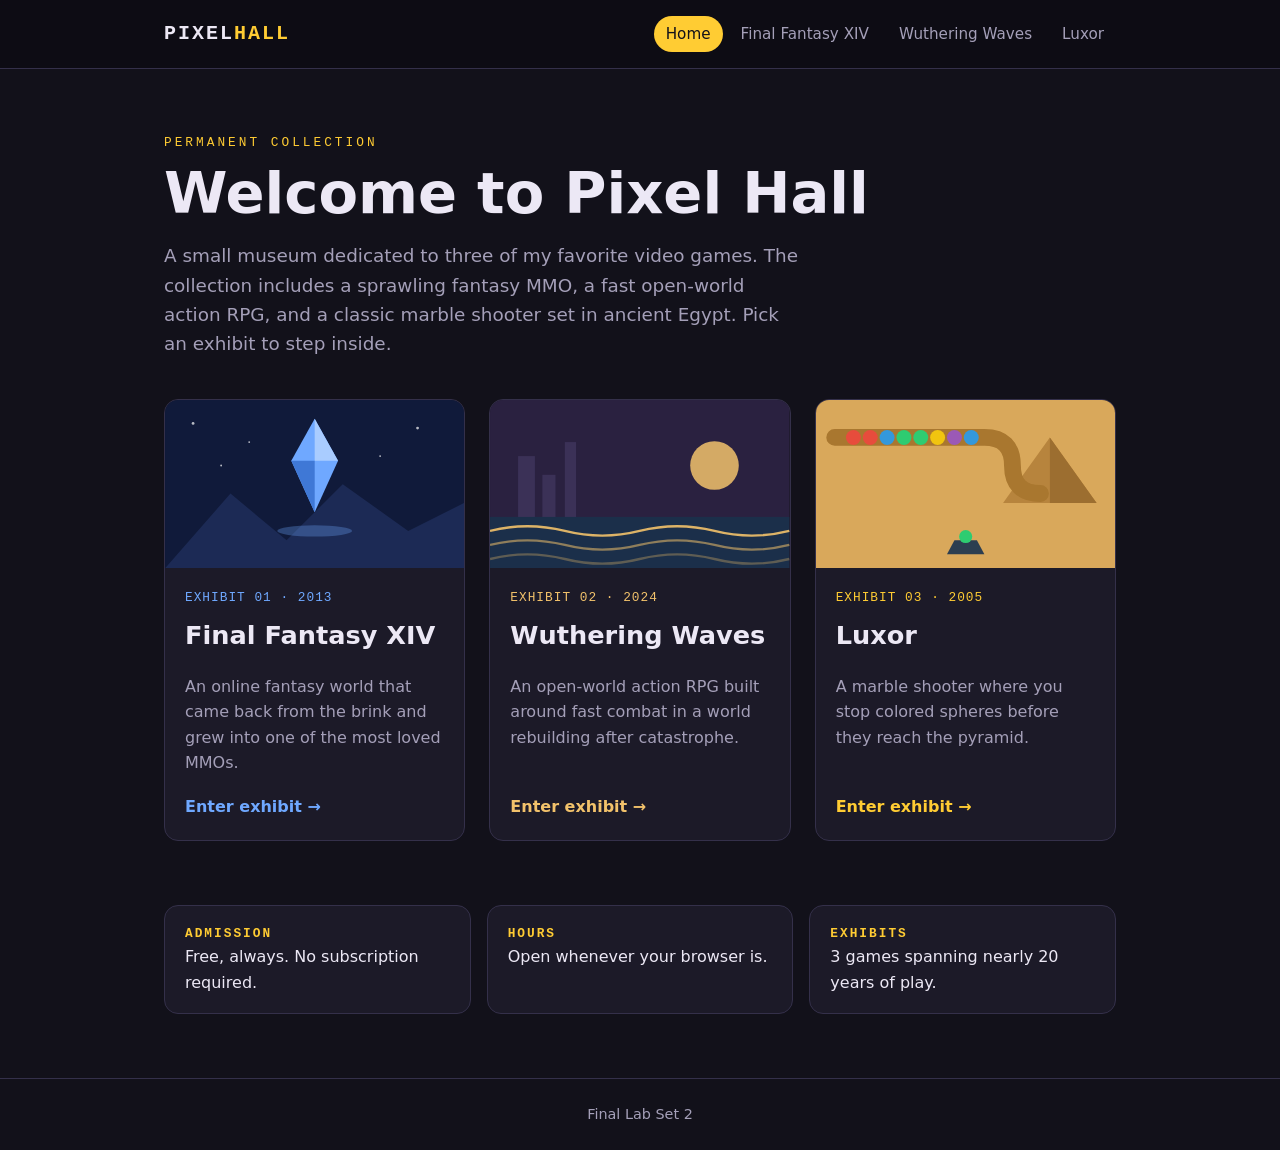
<file: index.html>
<!DOCTYPE html>
<html lang="en">

<head>
  <meta charset="UTF-8">
  <meta name="viewport" content="width=device-width, initial-scale=1.0">
  <title>Pixel Hall | A Video Game Museum</title>
  <link rel="stylesheet" href="styles.css">
</head>

<body>
  <header class="site-header">
    <div class="wrap">
      <a class="logo" href="index.html">Pixel<span>Hall</span></a>
      <nav class="site-nav" aria-label="Main">
        <a href="index.html" aria-current="page">Home</a>
        <a href="game1.html">Final Fantasy XIV</a>
        <a href="game2.html">Wuthering Waves</a>
        <a href="game3.html">Luxor</a>
      </nav>
    </div>
  </header>

  <main class="wrap">
    <section class="hero">
      <p class="eyebrow">Permanent Collection</p>
      <h1>Welcome to Pixel Hall</h1>
      <p class="lead">A small museum dedicated to three of my favorite video games. The collection includes a sprawling
        fantasy MMO, a fast open-world action RPG, and a classic marble shooter set in ancient Egypt. Pick an exhibit to
        step inside.</p>
    </section>

    <section class="gallery" aria-label="Exhibits">
      <!-- Exhibit 1 -->
      <a class="card" href="game1.html" style="--card-accent:#6fa8ff">
        <svg viewBox="0 0 320 180" role="img" aria-label="A glowing blue crystal floating above mountains at night">
          <rect width="320" height="180" fill="#101a3a" />
          <g fill="#ffffff" opacity=".7">
            <circle cx="30" cy="25" r="1.5" />
            <circle cx="90" cy="45" r="1" />
            <circle cx="270" cy="30" r="1.5" />
            <circle cx="230" cy="60" r="1" />
            <circle cx="60" cy="70" r="1" />
          </g>
          <polygon points="0,180 70,100 130,150 190,90 260,140 320,110 320,180" fill="#1c2a55" />
          <polygon points="160,20 185,65 160,120 135,65" fill="#6fa8ff" />
          <polygon points="160,20 185,65 160,65" fill="#a9ccff" />
          <polygon points="135,65 160,65 160,120" fill="#3f78d6" />
          <ellipse cx="160" cy="140" rx="40" ry="6" fill="#6fa8ff" opacity=".3" />
        </svg>
        <div class="card-body">
          <span class="plaque">Exhibit 01 · 2013</span>
          <h2>Final Fantasy XIV</h2>
          <p>An online fantasy world that came back from the brink and grew into one of the most loved MMOs.</p>
          <span class="card-cta">Enter exhibit →</span>
        </div>
      </a>

      <!-- Exhibit 2 -->
      <a class="card" href="game2.html" style="--card-accent:#f2c26b">
        <svg viewBox="0 0 320 180" role="img"
          aria-label="Sound waves rippling across a sea at dusk beside ruined towers">
          <rect width="320" height="180" fill="#2a2140" />
          <circle cx="240" cy="70" r="26" fill="#f2c26b" opacity=".85" />
          <g fill="#3b3157">
            <rect x="30" y="60" width="18" height="70" />
            <rect x="56" y="80" width="14" height="50" />
            <rect x="80" y="45" width="12" height="85" />
          </g>
          <rect y="125" width="320" height="55" fill="#1b2f4a" />
          <g fill="none" stroke="#f2c26b" stroke-width="2.5" opacity=".9">
            <path d="M0 140 Q40 130 80 140 T160 140 T240 140 T320 140" />
            <path d="M0 155 Q40 145 80 155 T160 155 T240 155 T320 155" opacity=".6" />
            <path d="M0 170 Q40 160 80 170 T160 170 T240 170 T320 170" opacity=".35" />
          </g>
        </svg>
        <div class="card-body">
          <span class="plaque">Exhibit 02 · 2024</span>
          <h2>Wuthering Waves</h2>
          <p>An open-world action RPG built around fast combat in a world rebuilding after catastrophe.</p>
          <span class="card-cta">Enter exhibit →</span>
        </div>
      </a>

      <!-- Exhibit 3 -->
      <a class="card" href="game3.html" style="--card-accent:#ffcc33">
        <svg viewBox="0 0 320 180" role="img"
          aria-label="A chain of colored spheres rolling along a path toward a pyramid">
          <rect width="320" height="180" fill="#d9a85b" />
          <polygon points="250,40 300,110 200,110" fill="#b7843d" />
          <polygon points="250,40 300,110 250,110" fill="#9c6e30" />
          <path d="M20 40 H180 Q210 40 210 70 Q210 100 240 100" fill="none" stroke="#a9772f" stroke-width="18"
            stroke-linecap="round" />
          <g>
            <circle cx="40" cy="40" r="8" fill="#e74c3c" />
            <circle cx="58" cy="40" r="8" fill="#e74c3c" />
            <circle cx="76" cy="40" r="8" fill="#3498db" />
            <circle cx="94" cy="40" r="8" fill="#2ecc71" />
            <circle cx="112" cy="40" r="8" fill="#2ecc71" />
            <circle cx="130" cy="40" r="8" fill="#f1c40f" />
            <circle cx="148" cy="40" r="8" fill="#9b59b6" />
            <circle cx="166" cy="40" r="8" fill="#3498db" />
          </g>
          <polygon points="140,165 180,165 172,150 148,150" fill="#2c3e50" />
          <circle cx="160" cy="146" r="7" fill="#2ecc71" />
        </svg>
        <div class="card-body">
          <span class="plaque">Exhibit 03 · 2005</span>
          <h2>Luxor</h2>
          <p>A marble shooter where you stop colored spheres before they reach the pyramid.</p>
          <span class="card-cta">Enter exhibit →</span>
        </div>
      </a>
    </section>

    <section class="info" aria-label="Visitor information">
      <div><strong>Admission</strong>Free, always. No subscription required.</div>
      <div><strong>Hours</strong>Open whenever your browser is.</div>
      <div><strong>Exhibits</strong>3 games spanning nearly 20 years of play.</div>
    </section>
  </main>

  <footer class="site-footer">
    <div class="wrap">Final Lab Set 2</div>
  </footer>
</body>

</html>
</file>
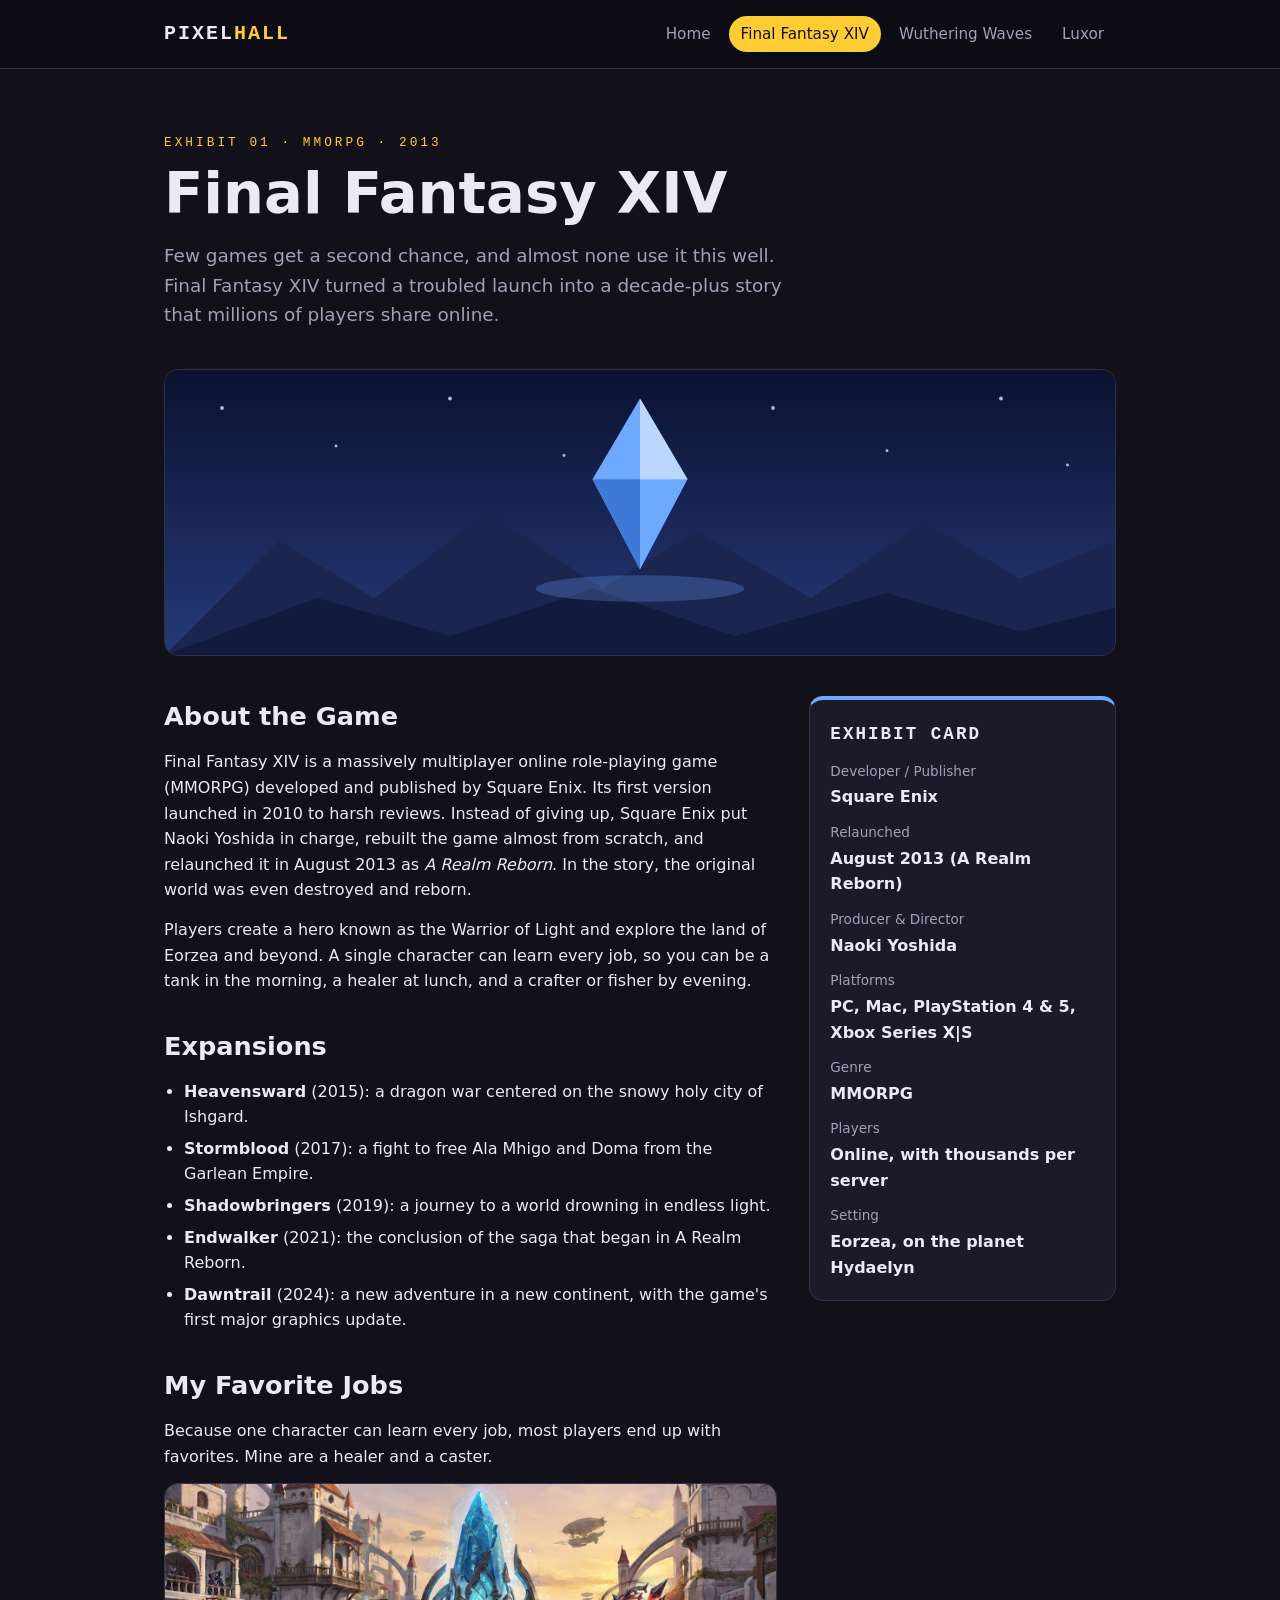
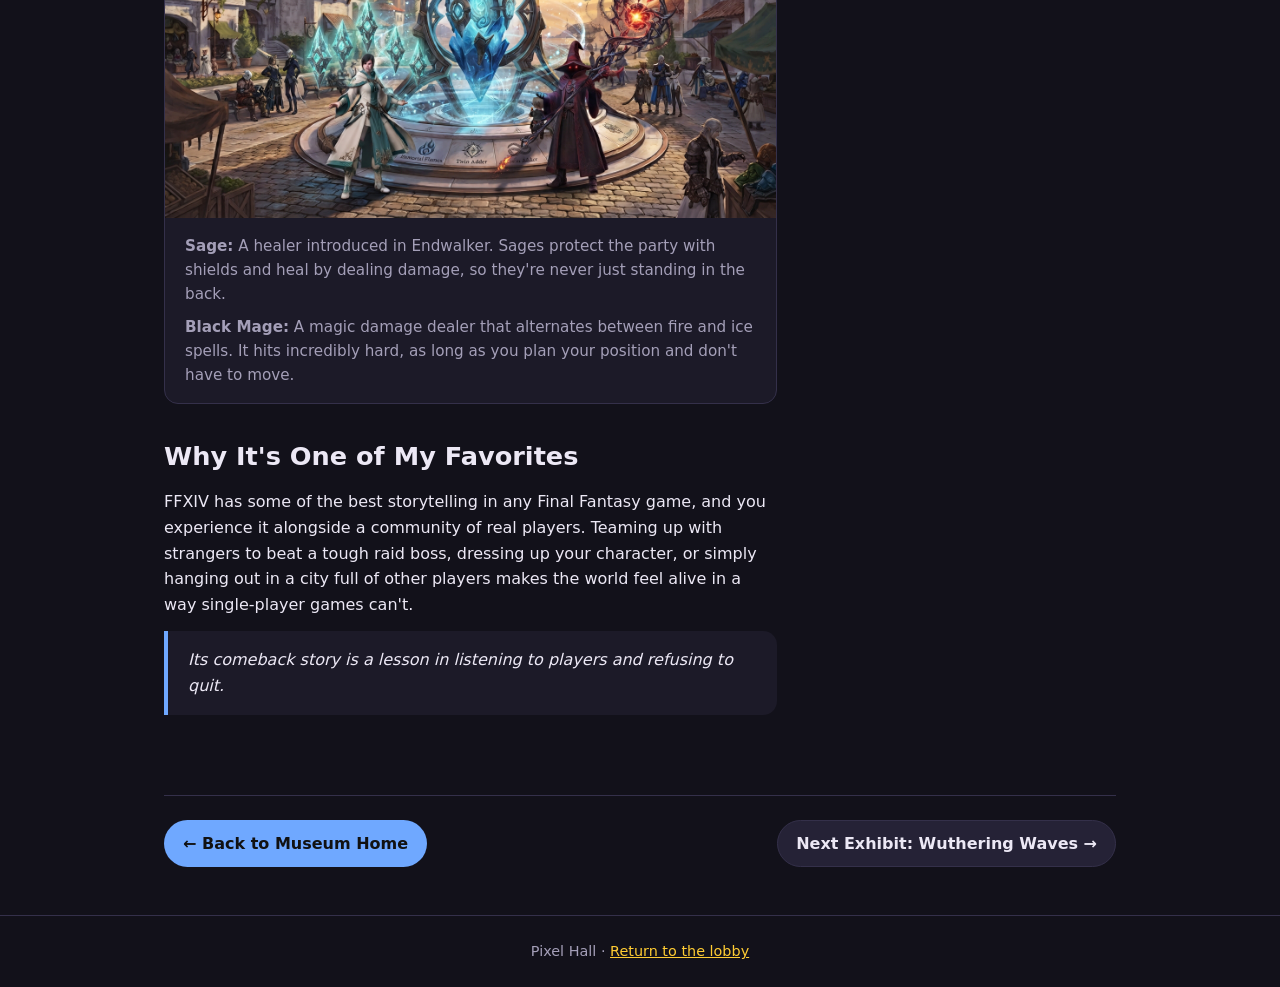
<file: game1.html>
<!DOCTYPE html>
<html lang="en">

<head>
  <meta charset="UTF-8">
  <meta name="viewport" content="width=device-width, initial-scale=1.0">
  <title>Final Fantasy XIV | Pixel Hall</title>
  <link rel="stylesheet" href="styles.css">
</head>

<body style="--game-accent:#6fa8ff">
  <header class="site-header">
    <div class="wrap">
      <a class="logo" href="index.html">Pixel<span>Hall</span></a>
      <nav class="site-nav" aria-label="Main">
        <a href="index.html">Home</a>
        <a href="game1.html" aria-current="page">Final Fantasy XIV</a>
        <a href="game2.html">Wuthering Waves</a>
        <a href="game3.html">Luxor</a>
      </nav>
    </div>
  </header>

  <main class="wrap">
    <section class="hero">
      <p class="eyebrow">Exhibit 01 · MMORPG · 2013</p>
      <h1>Final Fantasy XIV</h1>
      <p class="lead">Few games get a second chance, and almost none use it this well. Final Fantasy XIV turned a
        troubled launch into a decade-plus story that millions of players share online.</p>
    </section>

    <div class="exhibit-art">
      <svg viewBox="0 0 1000 300" role="img"
        aria-label="A large glowing crystal floating above a mountain range under a starry sky">
        <defs>
          <linearGradient id="night" x1="0" y1="0" x2="0" y2="1">
            <stop offset="0" stop-color="#0b1230" />
            <stop offset="1" stop-color="#253a78" />
          </linearGradient>
        </defs>
        <rect width="1000" height="300" fill="url(#night)" />
        <g fill="#ffffff" opacity=".7">
          <circle cx="60" cy="40" r="2" />
          <circle cx="180" cy="80" r="1.5" />
          <circle cx="300" cy="30" r="2" />
          <circle cx="420" cy="90" r="1.5" />
          <circle cx="640" cy="40" r="2" />
          <circle cx="760" cy="85" r="1.5" />
          <circle cx="880" cy="30" r="2" />
          <circle cx="950" cy="100" r="1.5" />
        </g>
        <polygon points="0,300 120,180 220,240 340,150 460,230 560,170 680,240 800,160 900,220 1000,180 1000,300"
          fill="#1a2550" />
        <polygon points="0,300 160,240 300,280 450,230 600,280 760,235 900,275 1000,250 1000,300" fill="#121a3d" />
        <ellipse cx="500" cy="230" rx="110" ry="14" fill="#6fa8ff" opacity=".25" />
        <polygon points="500,30 550,115 500,210 450,115" fill="#6fa8ff" />
        <polygon points="500,30 550,115 500,115" fill="#bcd6ff" />
        <polygon points="450,115 500,115 500,210" fill="#3f78d6" />
      </svg>
    </div>

    <div class="exhibit">
      <div>
        <section>
          <h2>About the Game</h2>
          <p>Final Fantasy XIV is a massively multiplayer online role-playing game (MMORPG) developed and published by
            Square Enix. Its first version launched in 2010 to harsh reviews. Instead of giving up, Square Enix put
            Naoki Yoshida in charge, rebuilt the game almost from scratch, and relaunched it in August 2013 as <em>A
              Realm Reborn</em>. In the story, the original world was even destroyed and reborn.</p>
          <p>Players create a hero known as the Warrior of Light and explore the land of Eorzea and beyond. A single
            character can learn every job, so you can be a tank in the morning, a healer at lunch, and a crafter or
            fisher by evening.</p>
        </section>

        <section>
          <h2>Expansions</h2>
          <ul>
            <li><strong>Heavensward</strong> (2015): a dragon war centered on the snowy holy city of Ishgard.</li>
            <li><strong>Stormblood</strong> (2017): a fight to free Ala Mhigo and Doma from the Garlean Empire.</li>
            <li><strong>Shadowbringers</strong> (2019): a journey to a world drowning in endless light.</li>
            <li><strong>Endwalker</strong> (2021): the conclusion of the saga that began in A Realm Reborn.</li>
            <li><strong>Dawntrail</strong> (2024): a new adventure in a new continent, with the game's first major
              graphics update.</li>
          </ul>
        </section>
        <section>
          <h2>My Favorite Jobs</h2>
          <p>Because one character can learn every job, most players end up with favorites. Mine are a healer and a
            caster.</p>
          <figure class="jobs-figure">
            <img class="jobs-image" src="ffxiv-jobs.jpg"
              alt="A Sage in white and teal robes with four floating crystal-shaped weapons, and a Black Mage in a crimson hat and robes holding a staff, standing beside a giant blue crystal in a busy city plaza">
            <figcaption>
              <p><strong>Sage:</strong> A healer introduced in Endwalker. Sages protect the party with shields and heal
                by dealing damage, so they're never just standing in the back.</p>
              <p><strong>Black Mage:</strong> A magic damage dealer that alternates between fire and ice spells. It hits
                incredibly hard, as long as you plan your position and don't have to move.</p>
            </figcaption>
          </figure>
        </section>
        <section>
          <h2>Why It's One of My Favorites</h2>
          <p>FFXIV has some of the best storytelling in any Final Fantasy game, and you experience it alongside a
            community of real players. Teaming up with strangers to beat a tough raid boss, dressing up your character,
            or simply hanging out in a city full of other players makes the world feel alive in a way single-player
            games can't.</p>
          <p class="quote">Its comeback story is a lesson in listening to players and refusing to quit.</p>
        </section>
      </div>

      <aside class="facts" aria-label="Quick facts">
        <h2>Exhibit Card</h2>
        <dl>
          <dt>Developer / Publisher</dt>
          <dd>Square Enix</dd>
          <dt>Relaunched</dt>
          <dd>August 2013 (A Realm Reborn)</dd>
          <dt>Producer &amp; Director</dt>
          <dd>Naoki Yoshida</dd>
          <dt>Platforms</dt>
          <dd>PC, Mac, PlayStation 4 &amp; 5, Xbox Series X|S</dd>
          <dt>Genre</dt>
          <dd>MMORPG</dd>
          <dt>Players</dt>
          <dd>Online, with thousands per server</dd>
          <dt>Setting</dt>
          <dd>Eorzea, on the planet Hydaelyn</dd>
        </dl>
      </aside>
    </div>

    <nav class="page-links" aria-label="Exhibit navigation">
      <a class="btn primary" href="index.html">← Back to Museum Home</a>
      <a class="btn" href="game2.html">Next Exhibit: Wuthering Waves →</a>
    </nav>
  </main>

  <footer class="site-footer">
    <div class="wrap">Pixel Hall · <a href="index.html">Return to the lobby</a></div>
  </footer>
</body>

</html>
</file>
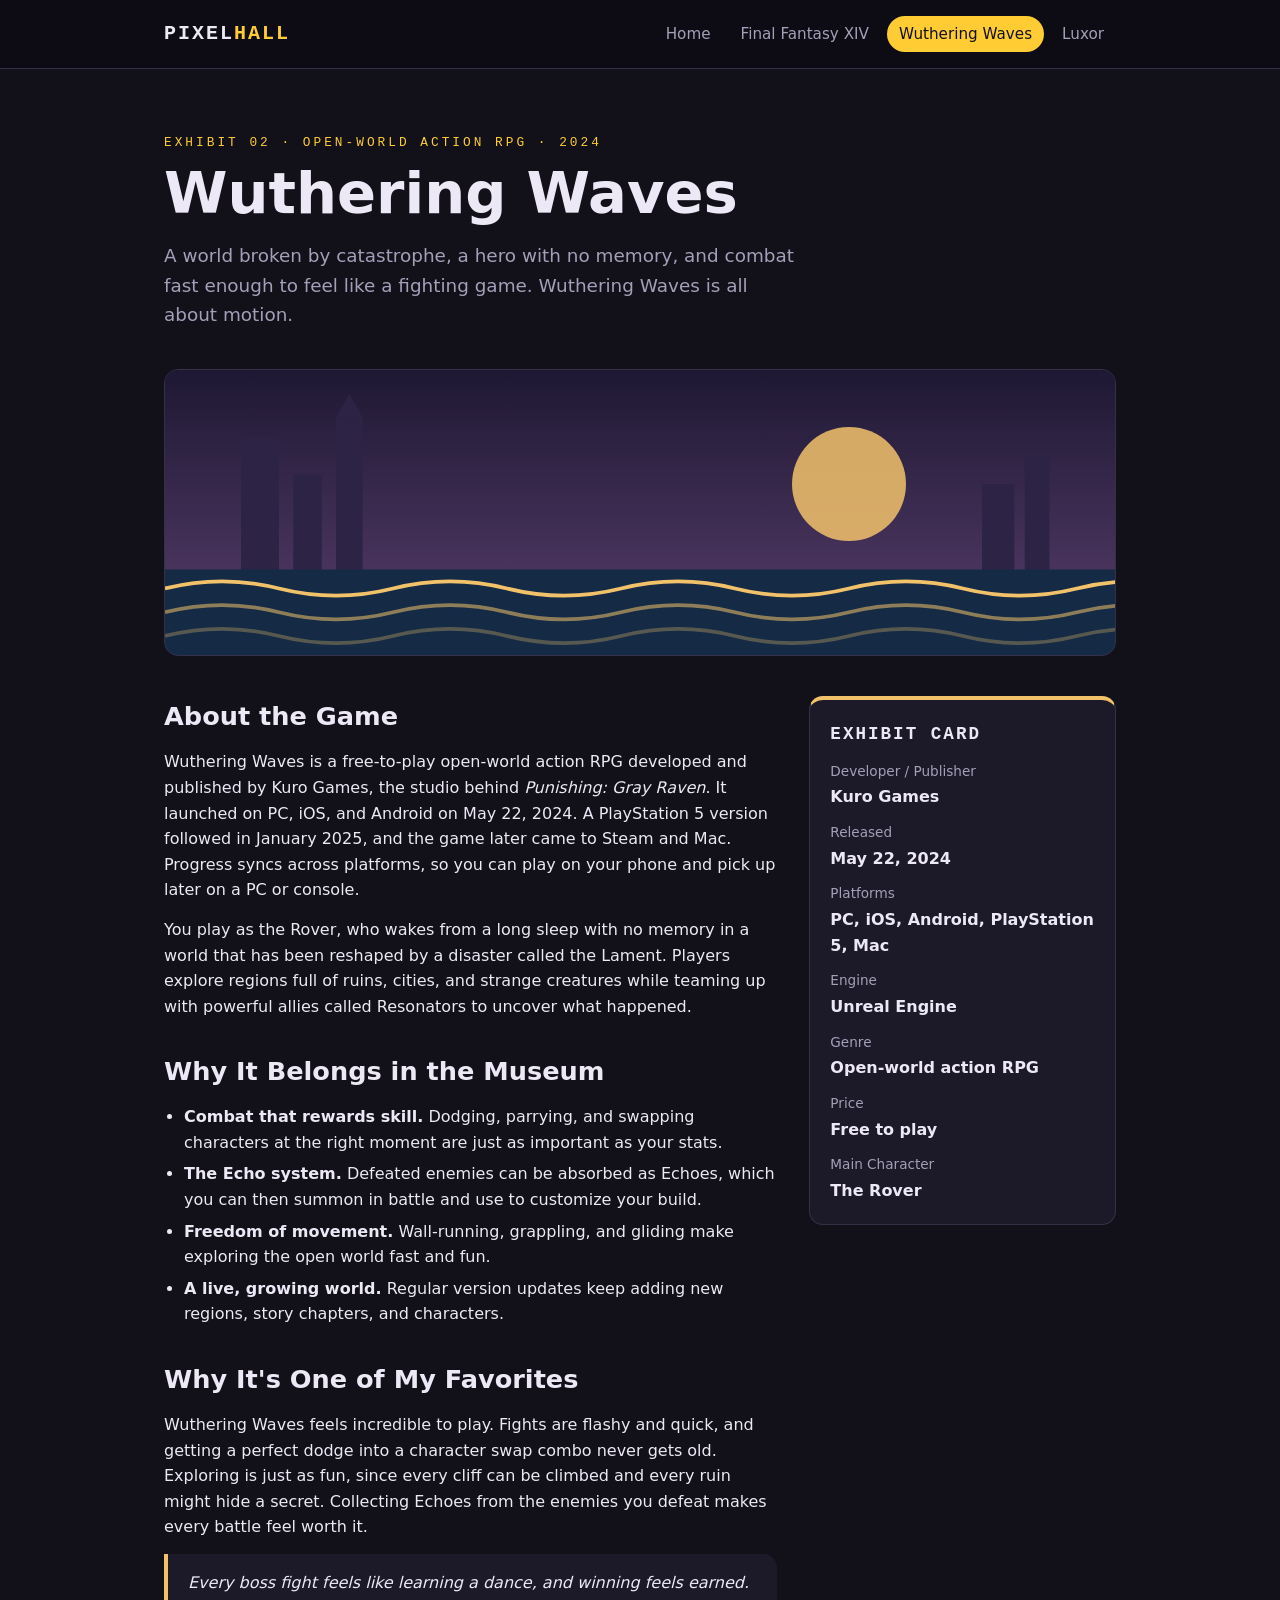
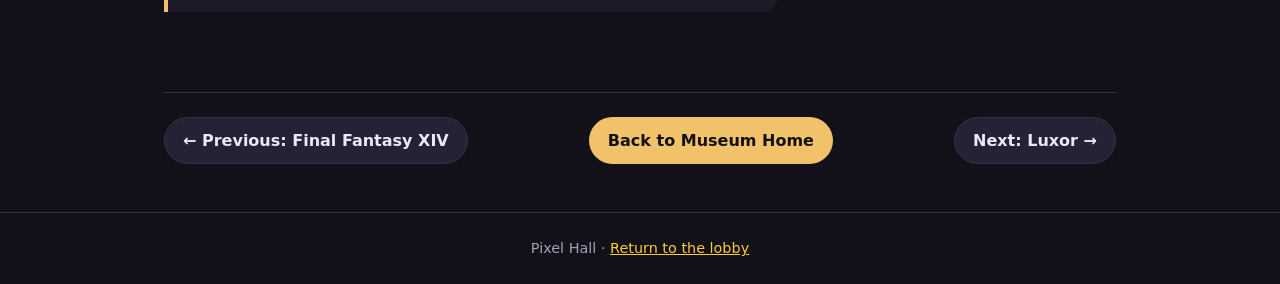
<file: game2.html>
<!DOCTYPE html>
<html lang="en">
<head>
  <meta charset="UTF-8">
  <meta name="viewport" content="width=device-width, initial-scale=1.0">
  <title>Wuthering Waves | Pixel Hall</title>
  <link rel="stylesheet" href="styles.css">
</head>
<body style="--game-accent:#f2c26b">
  <header class="site-header">
    <div class="wrap">
      <a class="logo" href="index.html">Pixel<span>Hall</span></a>
      <nav class="site-nav" aria-label="Main">
        <a href="index.html">Home</a>
        <a href="game1.html">Final Fantasy XIV</a>
        <a href="game2.html" aria-current="page">Wuthering Waves</a>
        <a href="game3.html">Luxor</a>
      </nav>
    </div>
  </header>

  <main class="wrap">
    <section class="hero">
      <p class="eyebrow">Exhibit 02 · Open-World Action RPG · 2024</p>
      <h1>Wuthering Waves</h1>
      <p class="lead">A world broken by catastrophe, a hero with no memory, and combat fast enough to feel like a fighting game. Wuthering Waves is all about motion.</p>
    </section>

    <div class="exhibit-art">
      <svg viewBox="0 0 1000 300" role="img" aria-label="Golden sound waves rippling across a dusky sea beside ruined towers">
        <defs>
          <linearGradient id="dusk" x1="0" y1="0" x2="0" y2="1">
            <stop offset="0" stop-color="#1e1833"/>
            <stop offset="1" stop-color="#5a3f6e"/>
          </linearGradient>
        </defs>
        <rect width="1000" height="300" fill="url(#dusk)"/>
        <circle cx="720" cy="120" r="60" fill="#f2c26b" opacity=".85"/>
        <g fill="#2d2445">
          <rect x="80" y="70" width="40" height="150"/><rect x="135" y="110" width="30" height="110"/>
          <rect x="180" y="50" width="28" height="170"/><polygon points="180,50 194,25 208,50"/>
          <rect x="860" y="120" width="34" height="100"/><rect x="905" y="90" width="26" height="130"/>
        </g>
        <rect y="210" width="1000" height="90" fill="#142a45"/>
        <g fill="none" stroke="#f2c26b" stroke-width="4">
          <path d="M0 230 Q60 215 120 230 T240 230 T360 230 T480 230 T600 230 T720 230 T840 230 T960 230 T1080 230"/>
          <path d="M0 255 Q60 240 120 255 T240 255 T360 255 T480 255 T600 255 T720 255 T840 255 T960 255 T1080 255" opacity=".55"/>
          <path d="M0 280 Q60 265 120 280 T240 280 T360 280 T480 280 T600 280 T720 280 T840 280 T960 280 T1080 280" opacity=".3"/>
        </g>
      </svg>
    </div>

    <div class="exhibit">
      <div>
        <section>
          <h2>About the Game</h2>
          <p>Wuthering Waves is a free-to-play open-world action RPG developed and published by Kuro Games, the studio behind <em>Punishing: Gray Raven</em>. It launched on PC, iOS, and Android on May 22, 2024. A PlayStation 5 version followed in January 2025, and the game later came to Steam and Mac. Progress syncs across platforms, so you can play on your phone and pick up later on a PC or console.</p>
          <p>You play as the Rover, who wakes from a long sleep with no memory in a world that has been reshaped by a disaster called the Lament. Players explore regions full of ruins, cities, and strange creatures while teaming up with powerful allies called Resonators to uncover what happened.</p>
        </section>

        <section>
          <h2>Why It Belongs in the Museum</h2>
          <ul>
            <li><strong>Combat that rewards skill.</strong> Dodging, parrying, and swapping characters at the right moment are just as important as your stats.</li>
            <li><strong>The Echo system.</strong> Defeated enemies can be absorbed as Echoes, which you can then summon in battle and use to customize your build.</li>
            <li><strong>Freedom of movement.</strong> Wall-running, grappling, and gliding make exploring the open world fast and fun.</li>
            <li><strong>A live, growing world.</strong> Regular version updates keep adding new regions, story chapters, and characters.</li>
          </ul>
        </section>

        <section>
          <h2>Why It's One of My Favorites</h2>
          <p>Wuthering Waves feels incredible to play. Fights are flashy and quick, and getting a perfect dodge into a character swap combo never gets old. Exploring is just as fun, since every cliff can be climbed and every ruin might hide a secret. Collecting Echoes from the enemies you defeat makes every battle feel worth it.</p>
          <p class="quote">Every boss fight feels like learning a dance, and winning feels earned.</p>
        </section>
      </div>

      <aside class="facts" aria-label="Quick facts">
        <h2>Exhibit Card</h2>
        <dl>
          <dt>Developer / Publisher</dt><dd>Kuro Games</dd>
          <dt>Released</dt><dd>May 22, 2024</dd>
          <dt>Platforms</dt><dd>PC, iOS, Android, PlayStation 5, Mac</dd>
          <dt>Engine</dt><dd>Unreal Engine</dd>
          <dt>Genre</dt><dd>Open-world action RPG</dd>
          <dt>Price</dt><dd>Free to play</dd>
          <dt>Main Character</dt><dd>The Rover</dd>
        </dl>
      </aside>
    </div>

    <nav class="page-links" aria-label="Exhibit navigation">
      <a class="btn" href="game1.html">← Previous: Final Fantasy XIV</a>
      <a class="btn primary" href="index.html">Back to Museum Home</a>
      <a class="btn" href="game3.html">Next: Luxor →</a>
    </nav>
  </main>

  <footer class="site-footer">
    <div class="wrap">Pixel Hall · <a href="index.html">Return to the lobby</a></div>
  </footer>
</body>
</html>
</file>
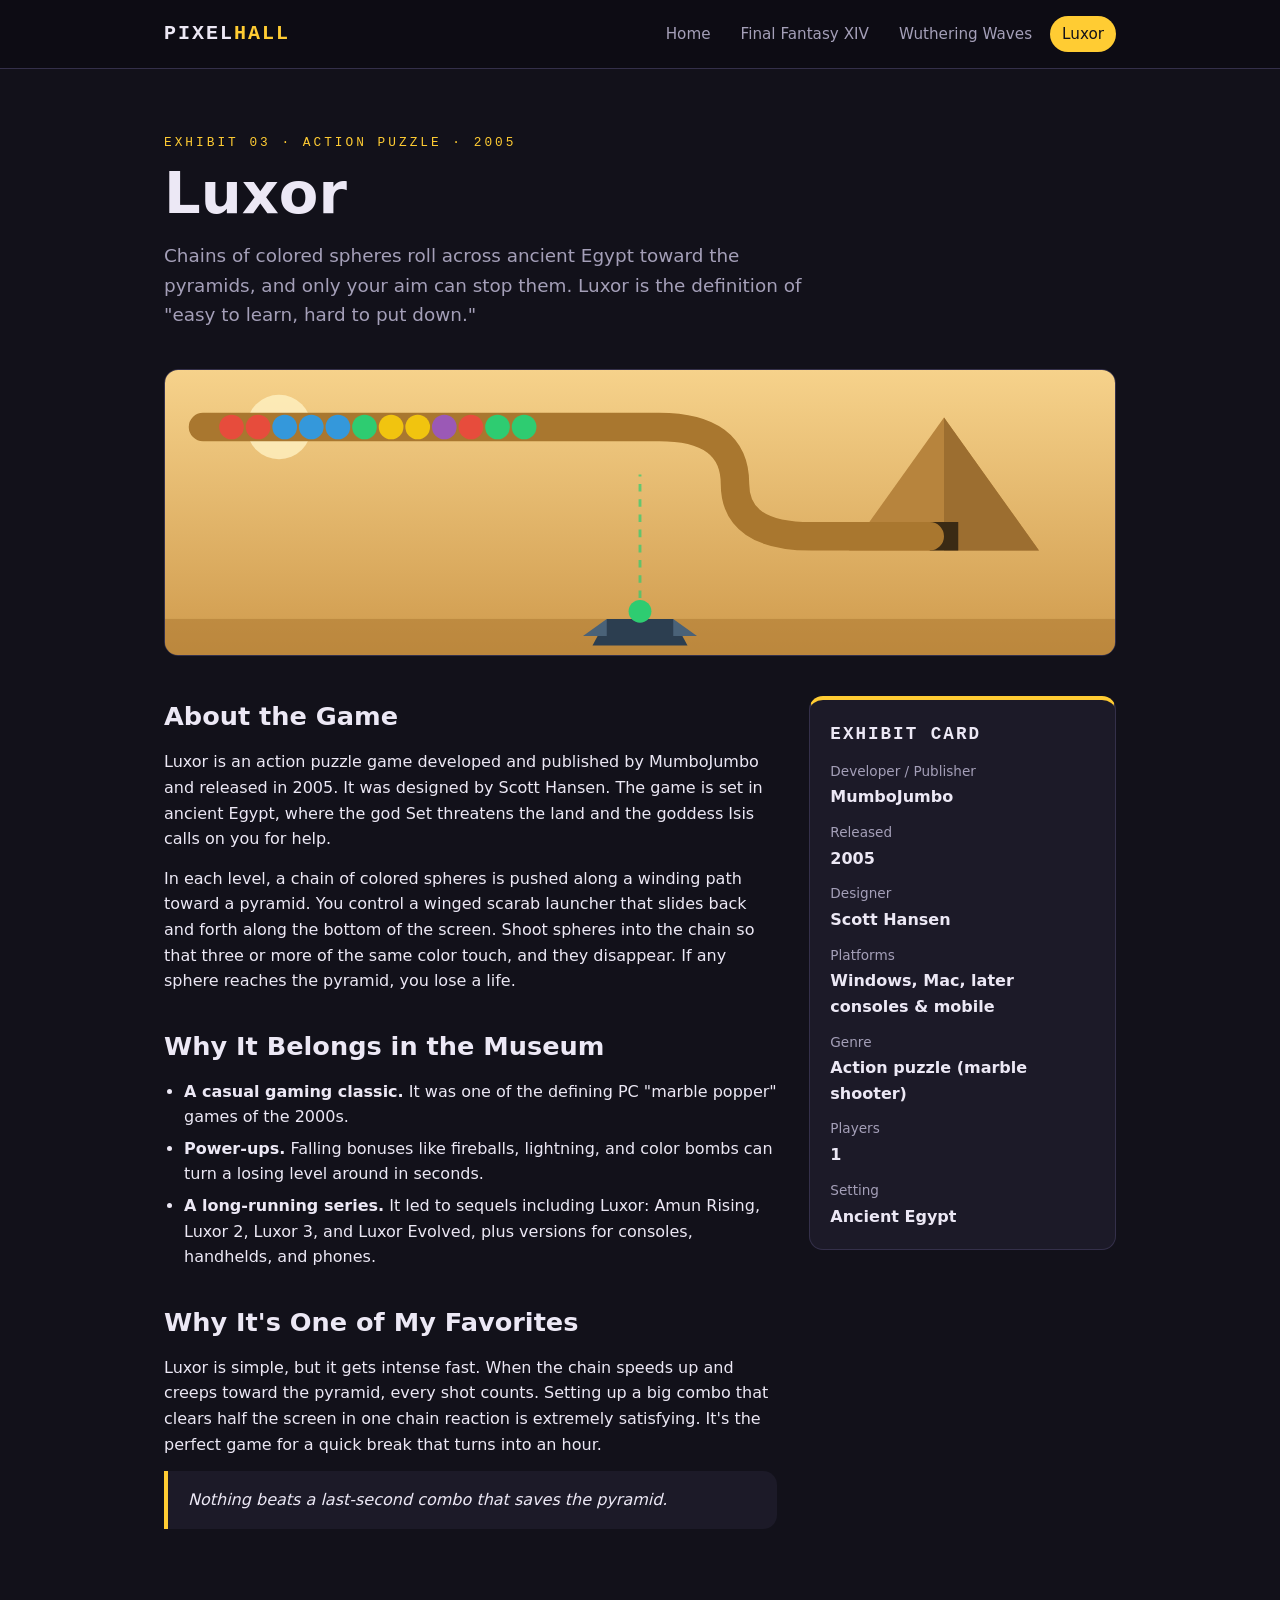
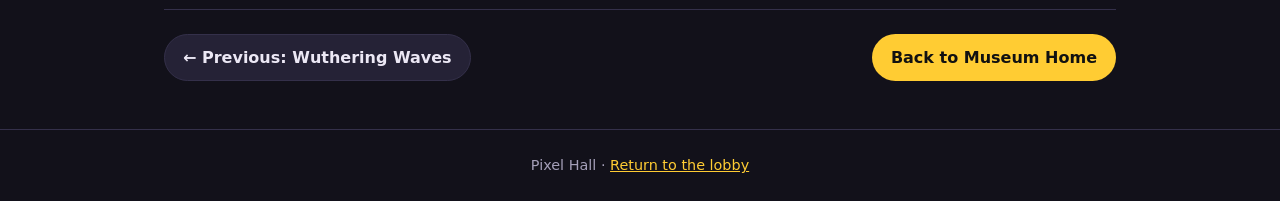
<file: game3.html>
<!DOCTYPE html>
<html lang="en">

<head>
  <meta charset="UTF-8">
  <meta name="viewport" content="width=device-width, initial-scale=1.0">
  <title>Luxor | Pixel Hall</title>
  <link rel="stylesheet" href="styles.css">
</head>

<body style="--game-accent:#ffcc33">
  <header class="site-header">
    <div class="wrap">
      <a class="logo" href="index.html">Pixel<span>Hall</span></a>
      <nav class="site-nav" aria-label="Main">
        <a href="index.html">Home</a>
        <a href="game1.html">Final Fantasy XIV</a>
        <a href="game2.html">Wuthering Waves</a>
        <a href="game3.html" aria-current="page">Luxor</a>
      </nav>
    </div>
  </header>

  <main class="wrap">
    <section class="hero">
      <p class="eyebrow">Exhibit 03 · Action Puzzle · 2005</p>
      <h1>Luxor</h1>
      <p class="lead">Chains of colored spheres roll across ancient Egypt toward the pyramids, and only your aim can
        stop them. Luxor is the definition of "easy to learn, hard to put down."</p>
    </section>

    <div class="exhibit-art">
      <svg viewBox="0 0 1000 300" role="img"
        aria-label="A winding path of colored spheres heading toward a pyramid in the desert, with a launcher at the bottom">
        <defs>
          <linearGradient id="sand" x1="0" y1="0" x2="0" y2="1">
            <stop offset="0" stop-color="#f6d28b" />
            <stop offset="1" stop-color="#cf9a4c" />
          </linearGradient>
        </defs>
        <rect width="1000" height="300" fill="url(#sand)" />
        <circle cx="120" cy="60" r="34" fill="#fff2c2" opacity=".8" />
        <polygon points="820,50 920,190 720,190" fill="#b7843d" />
        <polygon points="820,50 920,190 820,190" fill="#9c6e30" />
        <rect x="805" y="160" width="30" height="30" fill="#3a2a14" />
        <path d="M40 60 H520 Q600 60 600 120 Q600 175 680 175 H805" fill="none" stroke="#a9772f" stroke-width="30"
          stroke-linecap="round" />
        <g>
          <circle cx="70" cy="60" r="13" fill="#e74c3c" />
          <circle cx="98" cy="60" r="13" fill="#e74c3c" />
          <circle cx="126" cy="60" r="13" fill="#3498db" />
          <circle cx="154" cy="60" r="13" fill="#3498db" />
          <circle cx="182" cy="60" r="13" fill="#3498db" />
          <circle cx="210" cy="60" r="13" fill="#2ecc71" />
          <circle cx="238" cy="60" r="13" fill="#f1c40f" />
          <circle cx="266" cy="60" r="13" fill="#f1c40f" />
          <circle cx="294" cy="60" r="13" fill="#9b59b6" />
          <circle cx="322" cy="60" r="13" fill="#e74c3c" />
          <circle cx="350" cy="60" r="13" fill="#2ecc71" />
          <circle cx="378" cy="60" r="13" fill="#2ecc71" />
        </g>
        <rect y="262" width="1000" height="38" fill="#a9772f" opacity=".5" />
        <polygon points="450,290 550,290 535,262 465,262" fill="#2c3e50" />
        <polygon points="440,280 465,262 465,280" fill="#4a6278" />
        <polygon points="560,280 535,262 535,280" fill="#4a6278" />
        <circle cx="500" cy="254" r="12" fill="#2ecc71" />
        <line x1="500" y1="240" x2="500" y2="110" stroke="#2ecc71" stroke-width="3" stroke-dasharray="8 8"
          opacity=".7" />
      </svg>
    </div>

    <div class="exhibit">
      <div>
        <section>
          <h2>About the Game</h2>
          <p>Luxor is an action puzzle game developed and published by MumboJumbo and released in 2005. It was designed
            by Scott Hansen. The game is set in ancient Egypt, where the god Set threatens the land and the goddess Isis
            calls on you for help.</p>
          <p>In each level, a chain of colored spheres is pushed along a winding path toward a pyramid. You control a
            winged scarab launcher that slides back and forth along the bottom of the screen. Shoot spheres into the
            chain so that three or more of the same color touch, and they disappear. If any sphere reaches the pyramid,
            you lose a life.</p>
        </section>

        <section>
          <h2>Why It Belongs in the Museum</h2>
          <ul>
            <li><strong>A casual gaming classic.</strong> It was one of the defining PC "marble popper" games of the
              2000s.</li>
            <li><strong>Power-ups.</strong> Falling bonuses like fireballs, lightning, and color bombs can turn a losing
              level around in seconds.</li>
            <li><strong>A long-running series.</strong> It led to sequels including Luxor: Amun Rising, Luxor 2, Luxor
              3, and Luxor Evolved, plus versions for consoles, handhelds, and phones.</li>
          </ul>
        </section>

        <section>
          <h2>Why It's One of My Favorites</h2>
          <p>Luxor is simple, but it gets intense fast. When the chain speeds up and creeps toward the pyramid, every
            shot counts. Setting up a big combo that clears half the screen in one chain reaction is extremely
            satisfying. It's the perfect game for a quick break that turns into an hour.</p>
          <p class="quote">Nothing beats a last-second combo that saves the pyramid.</p>
        </section>
      </div>

      <aside class="facts" aria-label="Quick facts">
        <h2>Exhibit Card</h2>
        <dl>
          <dt>Developer / Publisher</dt>
          <dd>MumboJumbo</dd>
          <dt>Released</dt>
          <dd>2005</dd>
          <dt>Designer</dt>
          <dd>Scott Hansen</dd>
          <dt>Platforms</dt>
          <dd>Windows, Mac, later consoles &amp; mobile</dd>
          <dt>Genre</dt>
          <dd>Action puzzle (marble shooter)</dd>
          <dt>Players</dt>
          <dd>1</dd>
          <dt>Setting</dt>
          <dd>Ancient Egypt</dd>
        </dl>
      </aside>
    </div>

    <nav class="page-links" aria-label="Exhibit navigation">
      <a class="btn" href="game2.html">← Previous: Wuthering Waves</a>
      <a class="btn primary" href="index.html">Back to Museum Home</a>
    </nav>
  </main>

  <footer class="site-footer">
    <div class="wrap">Pixel Hall · <a href="index.html">Return to the lobby</a></div>
  </footer>
</body>

</html>
</file>
<file: styles.css>
/* Pixel Hall — shared styles. No external fonts, images or CDNs. */
:root {
  --bg: #12111a;
  --panel: #1c1a28;
  --panel-2: #252236;
  --ink: #ece8f5;
  --muted: #a49fb8;
  --accent: #ffcc33;
  --line: #34304a;
  --radius: 14px;
  --mono: "Courier New", Courier, monospace;
  --sans: system-ui, -apple-system, "Segoe UI", Roboto, Helvetica, Arial, sans-serif;
}

* { box-sizing: border-box; }

body {
  margin: 0;
  background: var(--bg);
  color: var(--ink);
  font-family: var(--sans);
  line-height: 1.6;
}

a { color: var(--accent); }
a:focus-visible { outline: 3px solid var(--accent); outline-offset: 3px; }

.wrap { max-width: 1000px; margin: 0 auto; padding: 0 24px; }

/* Header */
.site-header {
  border-bottom: 1px solid var(--line);
  background: #0d0c14;
}
.site-header .wrap {
  display: flex;
  align-items: center;
  justify-content: space-between;
  gap: 16px;
  padding-top: 16px;
  padding-bottom: 16px;
  flex-wrap: wrap;
}
.logo {
  font-family: var(--mono);
  font-weight: bold;
  font-size: 1.25rem;
  letter-spacing: 2px;
  color: var(--ink);
  text-decoration: none;
  text-transform: uppercase;
}
.logo span { color: var(--accent); }
.site-nav { display: flex; gap: 6px; flex-wrap: wrap; }
.site-nav a {
  color: var(--muted);
  text-decoration: none;
  padding: 6px 12px;
  border-radius: 999px;
  font-size: 0.95rem;
}
.site-nav a:hover { color: var(--ink); background: var(--panel-2); }
.site-nav a[aria-current="page"] { color: var(--bg); background: var(--accent); }

/* Hero */
.hero { padding: 64px 0 40px; }
.eyebrow {
  font-family: var(--mono);
  text-transform: uppercase;
  letter-spacing: 3px;
  font-size: 0.8rem;
  color: var(--accent);
  margin: 0 0 8px;
}
h1 {
  font-size: clamp(2.2rem, 5vw, 3.6rem);
  line-height: 1.1;
  margin: 0 0 16px;
}
h2 { font-size: 1.6rem; margin: 0 0 12px; }
h3 { font-size: 1.2rem; margin: 0 0 8px; }
.lead { font-size: 1.15rem; color: var(--muted); max-width: 640px; margin: 0; }

/* Gallery cards on index */
.gallery {
  display: grid;
  grid-template-columns: repeat(auto-fit, minmax(260px, 1fr));
  gap: 24px;
  padding-bottom: 64px;
}
.card {
  background: var(--panel);
  border: 1px solid var(--line);
  border-radius: var(--radius);
  overflow: hidden;
  display: flex;
  flex-direction: column;
  text-decoration: none;
  color: var(--ink);
  transition: transform .15s ease, border-color .15s ease;
}
.card:hover, .card:focus-visible { transform: translateY(-4px); border-color: var(--card-accent, var(--accent)); }
.card svg { display: block; width: 100%; height: auto; }
.card-body { padding: 20px; display: flex; flex-direction: column; gap: 6px; flex: 1; }
.card-body p { margin: 0; color: var(--muted); }
.plaque {
  font-family: var(--mono);
  font-size: 0.8rem;
  color: var(--card-accent, var(--accent));
  letter-spacing: 1px;
  text-transform: uppercase;
}
.card-cta { margin-top: auto; padding-top: 12px; color: var(--card-accent, var(--accent)); font-weight: 600; }

/* Visitor info strip */
.info {
  display: grid;
  grid-template-columns: repeat(auto-fit, minmax(200px, 1fr));
  gap: 16px;
  padding-bottom: 64px;
}
.info div {
  background: var(--panel);
  border: 1px solid var(--line);
  border-radius: var(--radius);
  padding: 18px 20px;
}
.info strong { display: block; font-family: var(--mono); color: var(--accent); text-transform: uppercase; font-size: .8rem; letter-spacing: 2px; }

/* Game exhibit pages */
.exhibit-art {
  border-radius: var(--radius);
  overflow: hidden;
  border: 1px solid var(--line);
  margin-bottom: 40px;
}
.exhibit-art svg { display: block; width: 100%; height: auto; }

.exhibit {
  display: grid;
  grid-template-columns: 2fr 1fr;
  gap: 32px;
  padding-bottom: 48px;
}
@media (max-width: 760px) { .exhibit { grid-template-columns: 1fr; } }

.exhibit section { margin-bottom: 32px; }
.exhibit p { margin: 0 0 14px; }
.exhibit ul { padding-left: 20px; margin: 0 0 14px; }
.exhibit li { margin-bottom: 6px; }

.facts {
  background: var(--panel);
  border: 1px solid var(--line);
  border-top: 4px solid var(--game-accent, var(--accent));
  border-radius: var(--radius);
  padding: 20px;
  align-self: start;
}
.facts h2 { font-size: 1.1rem; font-family: var(--mono); text-transform: uppercase; letter-spacing: 2px; }
.facts dl { margin: 0; }
.facts dt { color: var(--muted); font-size: .85rem; margin-top: 12px; }
.facts dd { margin: 2px 0 0; font-weight: 600; }

.quote {
  border-left: 4px solid var(--game-accent, var(--accent));
  background: var(--panel);
  padding: 16px 20px;
  border-radius: 0 var(--radius) var(--radius) 0;
  font-style: italic;
  color: var(--ink);
}

.page-links {
  display: flex;
  justify-content: space-between;
  gap: 16px;
  flex-wrap: wrap;
  border-top: 1px solid var(--line);
  padding: 24px 0 48px;
}
.btn {
  display: inline-block;
  padding: 10px 18px;
  border-radius: 999px;
  background: var(--panel-2);
  border: 1px solid var(--line);
  color: var(--ink);
  text-decoration: none;
  font-weight: 600;
}
.btn:hover { border-color: var(--game-accent, var(--accent)); }
.btn.primary { background: var(--game-accent, var(--accent)); color: #111; border-color: transparent; }

/* Footer */
.site-footer {
  border-top: 1px solid var(--line);
  color: var(--muted);
  font-size: .9rem;
  padding: 24px 0;
  text-align: center;
}

/* ===== FFXIV favorite jobs image ===== */
.jobs-figure {
  margin: 8px 0 0;
  background: var(--panel);
  border: 1px solid var(--line);
  border-radius: var(--radius);
  overflow: hidden;
}
.jobs-image {
  display: block;
  width: 100%;
  height: auto;
}
.jobs-figure figcaption {
  padding: 16px 20px;
}
.jobs-figure figcaption p {
  color: var(--muted);
  font-size: .95rem;
  margin: 0 0 8px;
}
.jobs-figure figcaption p:last-child { margin-bottom: 0; }
</file>
